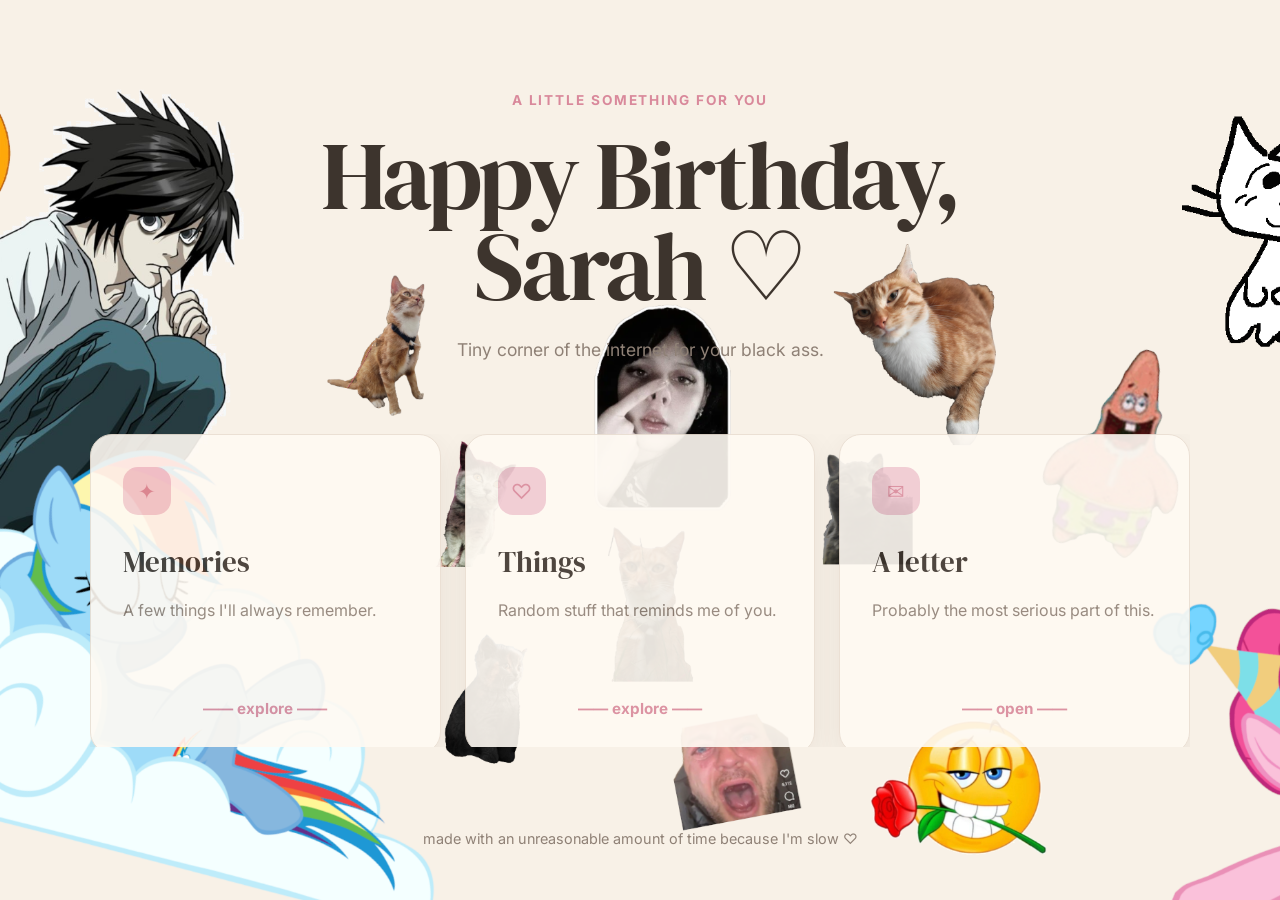
<file: index.html>
<!DOCTYPE html>
<html lang="en">
<head>
    <meta charset="UTF-8">
    <meta name="viewport" content="width=device-width, initial-scale=1.0">
    <title>LittleSpecialShit &lt;3</title>
    <link rel="stylesheet" href="styles.css">
</head>

<body>
    <main class="page">
        <section class="hero">
            <p class="eyebrow">a little something for you</p>
            <h1>Happy Birthday, Sarah ♡</h1>
            <p class="subtitle">
                Tiny corner of the internet for your black ass.
            </p>
        </section>
        <section class="cards">
            <a class="card" href="memories.html">
                <span class="card-icon">✦</span>
                <h2>Memories</h2>
                <p>
                    A few things I'll always remember.
                </p>
                <span class="card-link">
                    —— explore ——
                </span>
            </a>
            <a class="card" href="things.html">
                <span class="card-icon">♡</span>
                <h2>Things</h2>
                <p>
                    Random stuff that reminds me of you.
                </p>
                <span class="card-link">
                    —— explore ——
                </span>
            </a>
            <a class="card" href="letter.html">
                <span class="card-icon">✉</span>

                <h2>A letter</h2>
                <p>
                    Probably the most serious part of this.
                </p>
                <span class="card-link">
                    —— open ——
                </span>
            </a>
        </section>
        <footer class="footer">
            <p>
                made with an unreasonable amount of time because I'm slow ♡
            </p>
        </footer>
    </main>
</body>
</html>
</file>
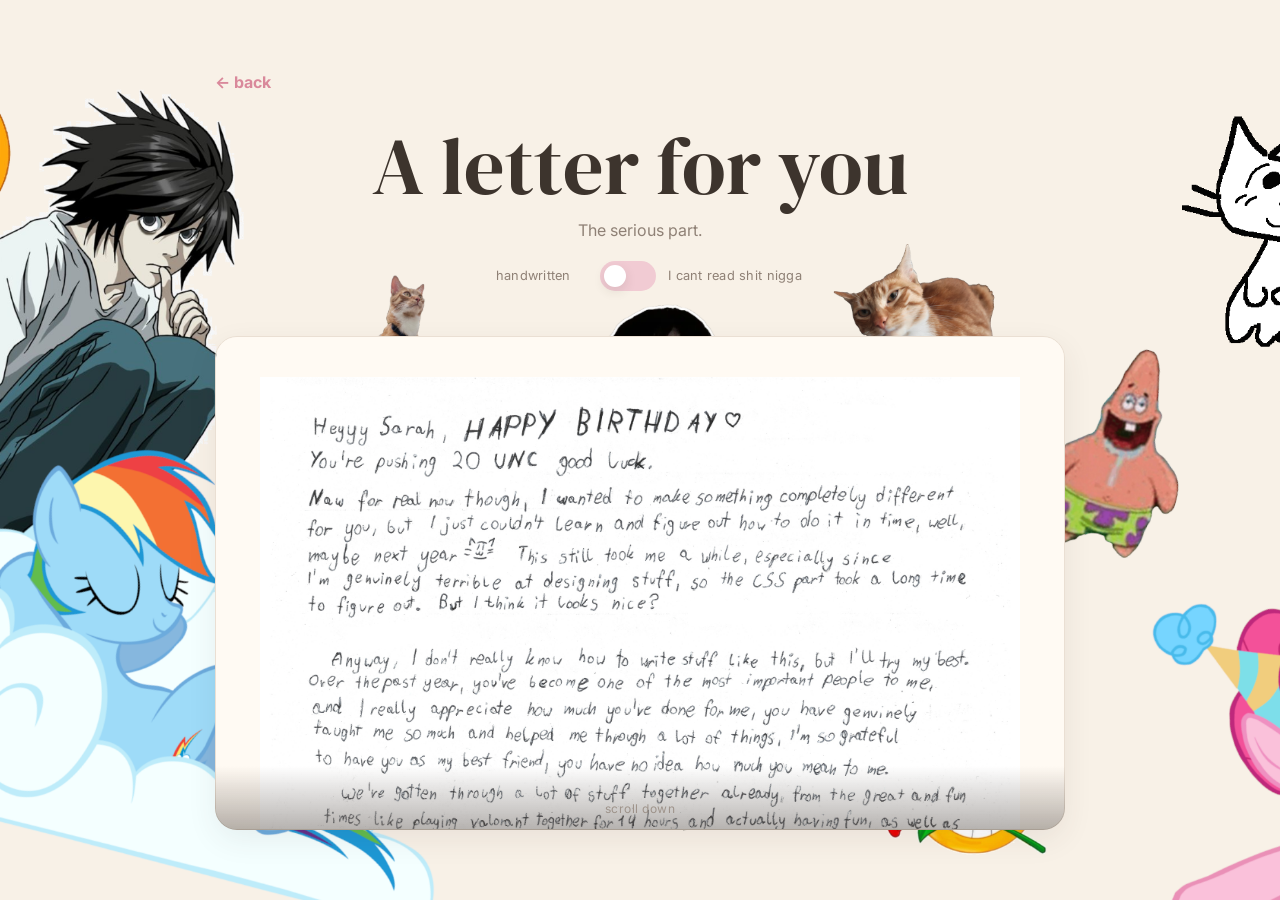
<file: letter.html>
<!DOCTYPE html>
<html lang="en">
<head>
    <meta charset="UTF-8">
    <meta name="viewport" content="width=device-width, initial-scale=1.0">
    <title>A Letter ♡</title>
    <link rel="stylesheet" href="styles.css">
</head>

<body>

    <main class="inner-page">

        <a class="back-link" href="index.html">
            ← back
        </a>


        <header class="page-header">
            <h1>A letter for you</h1>

            <p>
                The serious part.
            </p>

            <div class="letter-toggle-wrap" aria-label="Letter display mode toggle">
                <span class="toggle-label">handwritten</span>
                <label class="switch" for="letter-variant">
                    <input type="checkbox" id="letter-variant">
                    <span class="slider"></span>
                </label>
                <span class="toggle-label">I cant read shit nigga</span>
            </div>
        </header>


        <div class="content-card-wrap" id="letter-view">
            <section class="content-card letter" id="nonhandwritten">

                <p>Heyyyy Sarah,</p>
                <p>HAPPY BIRTHDAYYYY ❤️</p>

                <p>YOU'RE PUSHING 20 UNC GOOD LUCK. </p>
                
                <p>Naw for real now though, I wanted to make something completely different for you, but I just couldn't learn and figure out how to do it in time, well, maybe next year !! This still took me a while, especially since I'm genuinely terrible at designing stuff, so the CSS part took a long time to figure out. But I think it looks nice? </p>
                
                <p>Anyway, I don't really know how to write stuff like this, but I'll try my best. Over the past year, you've become one of the most important people to me, and I really appreciate how much you've done for me, you've genuinely taught me so much and helped me through a lot of things, I'm so grateful to have you as my best friend, you have no idea how much you mean to me. </p>
                
                <p>We've gotten through a lot of stuff together already, from the great and fun times like playing valorant together for 14 hours and actually having fun, as well as some pretty shitty times like when you called me at night and cried on the phone. I'm pretty confident we'll stay friends for many more years, if not forever. I'll definitely come see you eventually, especially since I'm going to work next year so I'll actually be able to 🙄.</p>
                
                <p>I'll genuinely forever be thankful that we met and that I can call you my friend. I don't mind when you isolate yourself when your depression gets worse, I don't mind your flaws and sins, I don't even mind when things get difficult between us sometimes. You're still you, and you're still someone I seriously care about, and I hope you never feel like you have to be perfect around me. </p>
                
                <p>I hope you know that you don't have to do anything special for me to appreciate you. I'm just happy that you're here, and that somehow, out of all the people in the world, we ended up meeting each other.</p>
                
                <p>So yeah, that's probably enough emotional bullshit from me before I embarrass myself any further.</p>
                
                <p>Happy birthday, Sarah. ❤️ I hope 19 treats you well, and I hope you have the best birthday, because that's what you deserve.</p>
                
                <p>I'm really glad you're my best friend.</p>
                
            <p class="signature">
                Adrian.
            </p>

            </section>
            <section class="content-card letter" id="handwritten">
                <img src="letter.jpg" alt="letter" width="760px">
            </section>
            <span class="scroll-hint" aria-hidden="true">scroll down</span>
        </div>

    </main>

    <script src="scroll-shadow.js"></script>
</body>
</html>
</file>
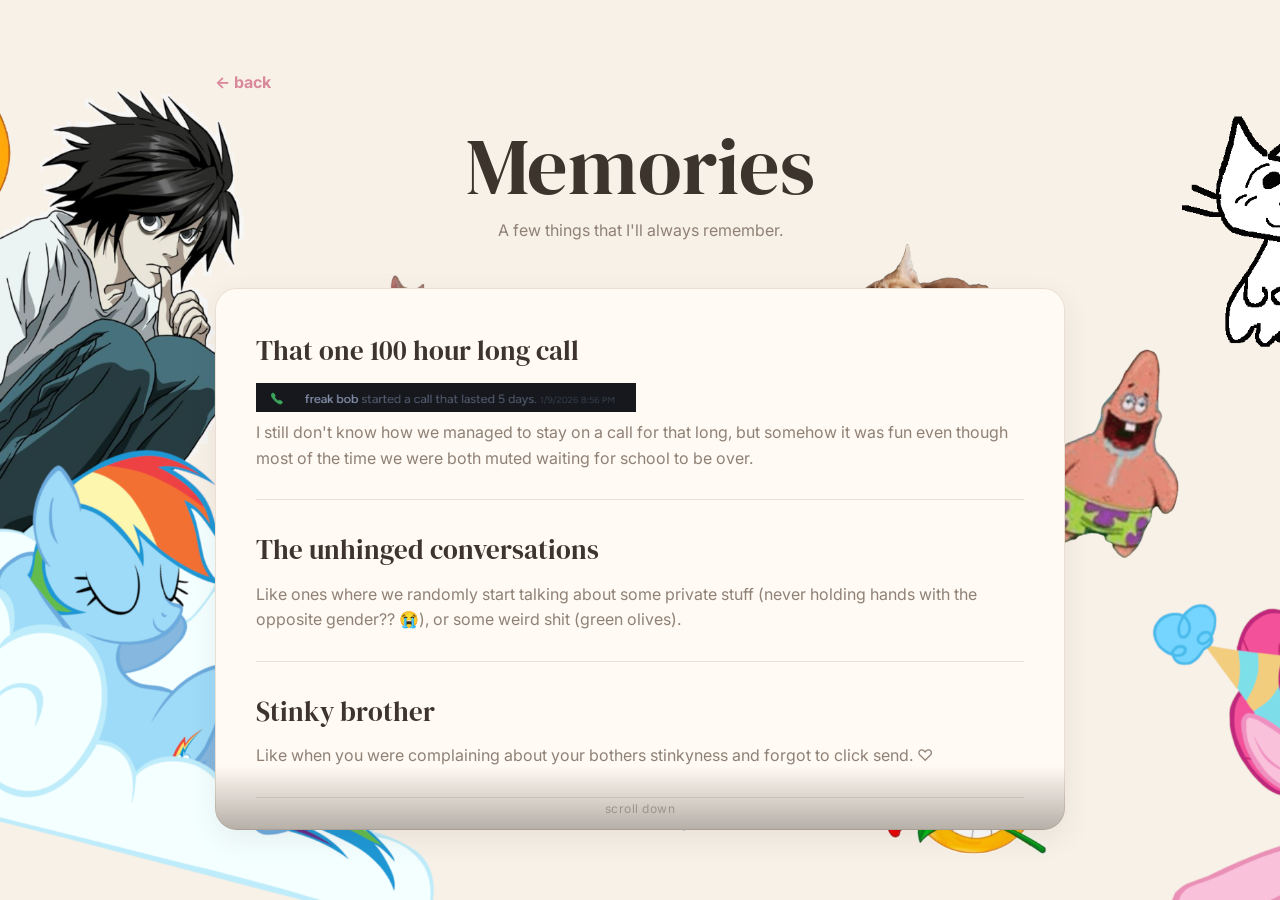
<file: memories.html>
<!DOCTYPE html>
<html lang="en">
<head>
    <meta charset="UTF-8">
    <meta name="viewport" content="width=device-width, initial-scale=1.0">
    <title>Memories ♡</title>
    <link rel="stylesheet" href="styles.css">
</head>
<body>
    <main class="inner-page">
        <a class="back-link" href="index.html">
            ← back
        </a>
        <header class="page-header">
            <h1>Memories</h1>
            <p>
                A few things that I'll always remember.
            </p>
        </header>
        <div class="content-card-wrap">
            <section class="content-card">
            <article class="memory">
                <h2>That one 100 hour long call</h2>
                <p>
                    <img src="fivedays.png" alt="fivedays" width="380px"><br>
                    I still don't know how we managed to stay on a
                    call for that long, but somehow it was fun even though most of the time we were both muted waiting for school to be over. 
                </p>
            </article>
            <article class="memory">
                <h2>The unhinged conversations</h2>
                <p>
                    Like ones where we randomly start talking about some private stuff (never holding hands with the opposite gender?? 😭), or some weird shit (green olives).
                </p>
            </article>
            <article class="memory">
                <h2>Stinky brother</h2>
                <p>
                    Like when you were complaining about your bothers stinkyness and forgot to click send. ♡
                </p>
            </article>
            <article class="memory">
                <h2>The 14 Hour Valorant Session</h2>
                <p>
                    The first time we actually played valorant together as a duo. I don't know how we managed to play for so long but it was fun.
                </p>
            </article>
            <article class="memory">
                <h2>When you were teaching me chemistry</h2>
                <p>
                    I still failed the test because it was waaay more complicated than what we were doing, and what we went over wasn't even enough. BUT I enjoyed that time and I actually remembered everything you taught me. 
                </p>
            </article>
            <article class="memory">
                <h2>The first time we actually talked</h2>
                <p>
                    As you already know, I <b>HATE</b> people, but the first time we spoke to each other, I somehow knew you're a good person and that I want to be friends with you.
                </p>
            </article>
            </section>
            <span class="scroll-hint" aria-hidden="true">scroll down</span>
        </div>

    </main>

    <script src="scroll-shadow.js"></script>
</body>
</html>
</file>
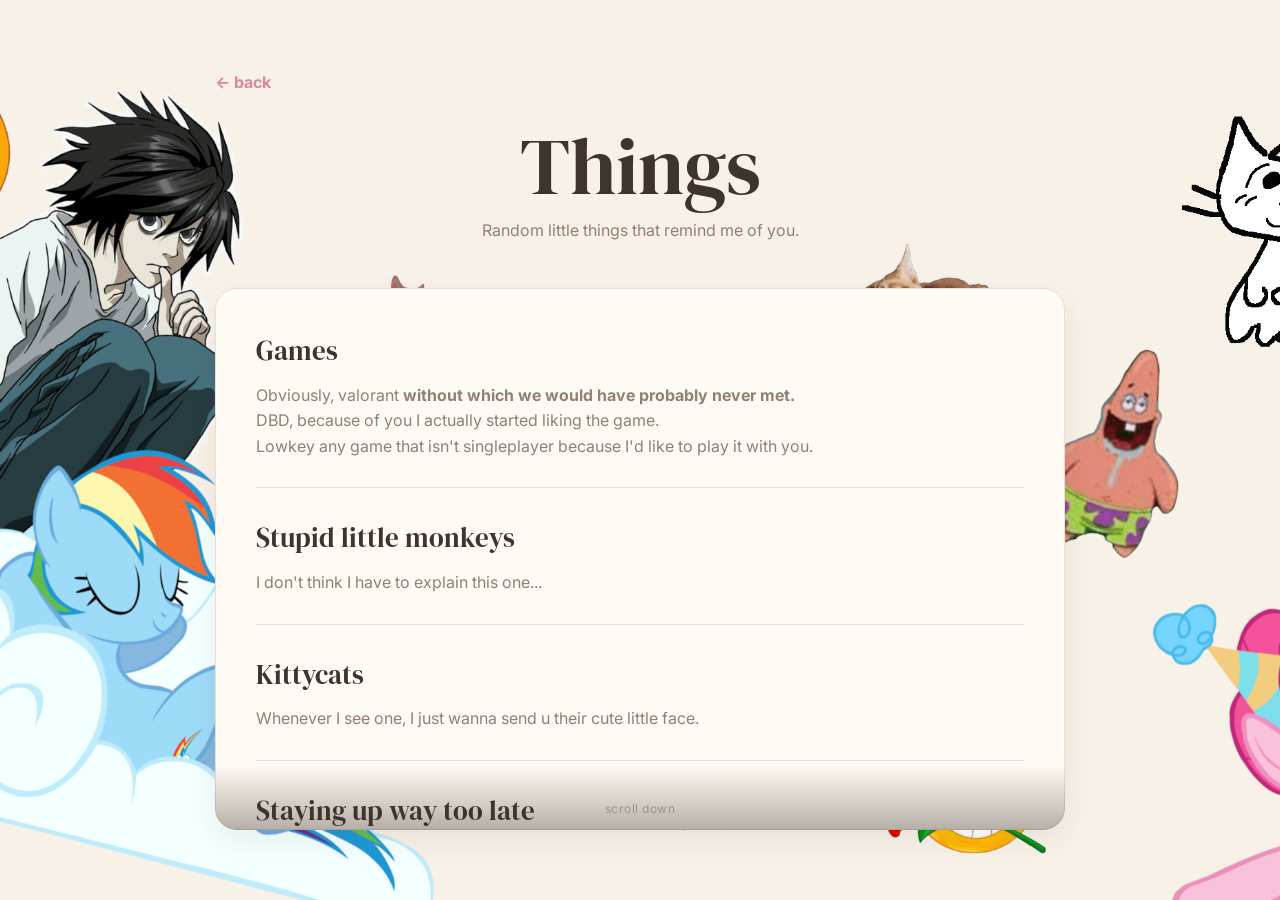
<file: things.html>
<!DOCTYPE html>
<html lang="en">
<head>
    <meta charset="UTF-8">
    <meta name="viewport" content="width=device-width, initial-scale=1.0">
    <title>Things ♡</title>
    <link rel="stylesheet" href="styles.css">
</head>
<body>
    <main class="inner-page">
        <a class="back-link" href="index.html">
            ← back
        </a>
        <header class="page-header">
            <h1>Things</h1>
            <p>
                Random little things that remind me of you.
            </p>
        </header>
        <div class="content-card-wrap">
            <section class="content-card">

            <article class="memory">
                <h2>Games</h2>
                <p>
                    Obviously, valorant <b>without which we would have probably never met.</b> <br>DBD, because of you I actually started liking the game. <br> Lowkey any game that isn't singleplayer because I'd like to play it with you.
                </p>
            </article>
            <article class="memory">
                <h2>Stupid little monkeys</h2>
                <p>
                    I don't think I have to explain this one...
                </p>
            </article>
            <article class="memory">
                <h2>Kittycats</h2>
                <p>
                    Whenever I see one, I just wanna send u their cute little face.
                </p>
            </article>
            <article class="memory">
                <h2>Staying up way too late</h2>
                <p>
                    I feel like the most fun I've had staying up was with you, 
                    <br>so whenever I stay up late you're in the back of my head.
                </p>
            </article>
            <article class="memory">
                <h2>Figs and banana juice</h2>
                <p>They were your favourites when we met so of course I remember those and think of u when I see them.</p>
            </article>
            <article class="memory">
                <h2>My little pony</h2>
                <p>I've always liked My little pony, but now there's another reason for it, since my brain associated you with it.</p>
            </article>
            <article class="memory">
                <h2>Monsters</h2>
                <p>I genuinely started drinking those mostly because you were drinking them so much sooo, that's kinda on you.</p>
            </article>
            
            <article class="memory">
                <h2><img src="sixseven.png" alt="sixseven" width="84px"></h2>
                <p>Enough said.</p>
            </article>
            <article class="memory">
                <h2>GAY PEOPLE</h2>
                <p>BECAUSE YOU'RE GAY. Sorry I don't know what's gotten into me.</p>
            </article>
            <article class="memory">
                <h2>BLACK PEOPLE</h2>
                <p>BECAUSE YOU'RE BLACK. OH MY GOSH I'M SO SORRY, I REALLY DON'T KNOW WHAT'S HAPPENING TO ME</p>
            </article>
            <article class="memory">
                <h2>Italia pizza pasta porco dio</h2>
                <p>Nella mia mente, l'Italia è associata a te. Prima, quando sentivo nominare l'Italia, la prima cosa a cui pensavo era la pizza. Ora invece penso a te, piccola scimmietta gay.</p>
            </article>
            <article class="memory">
                <h2>Many more</h2>
                <p>I could genuinely keep thinking of stuff, but this list would end up with like 100 things and I don't want to steal that much of your time on your birthday yk ♡</p>
            </article>
            </section>
            <span class="scroll-hint" aria-hidden="true">scroll down</span>
        </div>

    </main>

    <script src="scroll-shadow.js"></script>
</body>
</html>
</file>
<file: styles.css>
@import url('https://fonts.googleapis.com/css2?family=DM+Serif+Display&family=Inter:wght@400;500;600;700&display=swap');


:root {
    --bg: #f8f1e7;
    --surface: #fffaf3;

    --text: #3d342d;
    --muted: #8f8176;

    --accent: #d9899b;
    --accent-soft: #f1cbd3;

    --border: #eadfd3;

    --radius: 22px;

    --shadow:
        0 10px 30px rgba(61, 52, 45, 0.08);

    --shadow-hover:
        0 18px 40px rgba(61, 52, 45, 0.13);

    --font-display: "DM Serif Display", serif;
    --font-body: "Inter", sans-serif;
}


/* ---------- RESET ---------- */

* {
    box-sizing: border-box;
    margin: 0;
    padding: 0;
}


/* ---------- BODY ---------- */

body {
    min-height: 100vh;

    overflow: hidden;

    background:
        radial-gradient(
            circle at top left,
            rgba(241, 203, 211, 0.35),
            transparent 30%
        ),
        var(--bg);

    color: var(--text);
    background-image: url(bg.png);
    background-position: center;
    background-repeat: no-repeat;
    background-size: cover;
    font-family: var(--font-body);

    line-height: 1.6;
}

img {
    z-index: -1;
}
/* ---------- MAIN PAGE ---------- */

.page {
    display: flex;
    flex-direction: column;

    height: 100vh;

    width: min(1100px, calc(100% - 40px));

    margin: 0 auto;

    padding: 90px 0 50px;
}


/* ---------- HERO ---------- */

.hero {
    max-width: 750px;

    margin: 0 auto 70px;

    text-align: center;
}


.eyebrow {
    margin-bottom: 18px;

    color: var(--accent);

    font-size: 0.85rem;

    font-weight: 700;

    letter-spacing: 0.14em;

    text-transform: uppercase;
}


.hero h1 {
    margin-bottom: 24px;

    font-family: var(--font-display);

    font-size: clamp(3rem, 8vw, 6rem);

    font-weight: 400;

    line-height: 0.95;

    letter-spacing: -0.03em;
}


.subtitle {
    max-width: 600px;

    margin: 0 auto;

    color: var(--muted);

    font-size: 1.1rem;
}


/* ---------- CARDS ---------- */

.cards {
    display: grid;

    min-height: 0;

    overflow-y: auto;

    grid-template-columns: repeat(3, 1fr);

    gap: 24px;
}


.card {
    display: flex;

    flex-direction: column;

    min-height: 320px;

    padding: 32px;

    background: var(--surface);

    border: 1px solid var(--border);

    border-radius: var(--radius);

    box-shadow: var(--shadow);

    color: inherit;

    text-decoration: none;
    opacity: 90%;

    transition:
        transform 180ms ease,
        box-shadow 180ms ease;
}


.card:hover {
    transform: translateY(-7px);

    box-shadow: var(--shadow-hover);
}


.card-icon {
    display: inline-flex;

    align-items: center;
    justify-content: center;

    width: 48px;
    height: 48px;

    margin-bottom: 24px;

    border-radius: 15px;

    background: var(--accent-soft);

    color: var(--accent);

    font-size: 1.3rem;
}


.card h2 {
    margin-bottom: 12px;

    font-family: var(--font-display);

    font-size: 1.8rem;

    font-weight: 400;
}


.card p {
    color: var(--muted);

    line-height: 1.7;
}


.card-link {
    margin-top: auto;

    text-align: center;

    padding-top: 24px;

    color: var(--accent);

    font-size: 0.95rem;

    font-weight: 700;
}


/* ---------- INNER PAGES ---------- */

.inner-page {
    display: flex;
    flex-direction: column;

    height: 100vh;

    width: min(850px, calc(100% - 40px));

    margin: 0 auto;

    padding: 70px 0;
}


.page-header {
    margin-bottom: 45px;

    text-align: center;
}


.page-header h1 {
    margin-bottom: 12px;

    font-family: var(--font-display);

    font-size: clamp(3rem, 7vw, 5rem);

    font-weight: 400;

    line-height: 1;
}


.page-header p {
    color: var(--muted);
}


.letter-toggle-wrap {
    display: inline-flex;
    align-items: center;
    justify-content: center;
    gap: 12px;
    margin-top: 18px;
    color: var(--muted);
    font-size: 0.8rem;
    letter-spacing: 0.02em;
}

.toggle-label {
    display: inline-block;
    min-width: 110px;
    text-align: center;
}

.switch {
    position: relative;
    display: inline-block;
    width: 56px;
    height: 30px;
    flex-shrink: 0;
}

.switch input {
    opacity: 0;
    width: 0;
    height: 0;
}

.slider {
    position: absolute;
    inset: 0;
    background: var(--accent-soft);
    border-radius: 999px;
    cursor: pointer;
    transition: background 180ms ease;
}

.slider::before {
    content: "";
    position: absolute;
    height: 22px;
    width: 22px;
    left: 4px;
    top: 4px;
    background: white;
    border-radius: 50%;
    box-shadow: 0 4px 12px rgba(61, 52, 45, 0.12);
    transition: transform 180ms ease;
}

.switch input:checked + .slider {
    background: var(--accent);
}

.switch input:checked + .slider::before {
    transform: translateX(26px);
}

.content-card {
    position: relative;
    z-index: 0;

    min-height: 0;

    overflow-y: auto;

    padding: 40px;

    background: var(--surface);

    border: 1px solid var(--border);

    border-radius: var(--radius);

    box-shadow: var(--shadow);

    transition: box-shadow 220ms ease;
}


.content-card-wrap {
    position: relative;
    isolation: isolate;

    min-height: 0;

    flex: 1;
}

.content-card-wrap::after {
    content: "";
    position: absolute;
    left: 0;
    right: 0;
    bottom: 0;
    height: 64px;
    border-radius: 0 0 var(--radius) var(--radius);
    background: linear-gradient(
        to top,
        rgba(61, 52, 45, 0.38),
        rgba(61, 52, 45, 0)
    );
    opacity: 0;
    pointer-events: none;
    z-index: 1;
    transition: opacity 220ms ease;
}

.content-card-wrap .content-card {
    height: 100%;
}


.scroll-hint {
    position: absolute;

    bottom: 12px;
    left: 50%;

    color: var(--muted);

    font-size: 0.75rem;

    letter-spacing: 0.04em;

    opacity: 0;

    pointer-events: none;

    text-transform: lowercase;

    transform: translateX(-50%);
    z-index: 2;

    transition: opacity 220ms ease;
}


.content-card-wrap.can-scroll-down::after {
    opacity: 1;
}


.scroll-hint.visible {
    opacity: 0.75;
}


.memory {
    padding: 28px 0;

    border-bottom: 1px solid var(--border);
}


.memory:first-child {
    padding-top: 0;
}


.memory:last-child {
    padding-bottom: 0;

    border-bottom: none;
}


.memory h2 {
    margin-bottom: 10px;

    font-family: var(--font-display);

    font-size: 1.7rem;

    font-weight: 400;
}


.memory p {
    color: var(--muted);
}


/* ---------- BUTTONS / LINKS ---------- */

.back-link {
    display: inline-block;

    margin-bottom: 30px;

    color: var(--accent);

    font-weight: 700;

    text-decoration: none;
}


.back-link:hover {
    text-decoration: underline;
}


/* ---------- LETTER ---------- */

.letter {
    font-family: var(--font-display);

    font-size: 1.2rem;

    line-height: 1.9;
}


.letter p {
    margin-bottom: 22px;
}


.letter img {
    display: block;
    width: 100%;
    max-width: 760px;
    height: auto;
    margin: 0 auto;
}


.signature {
    margin-top: 35px;

    color: var(--accent);

    font-size: 1.5rem;
}


/* ---------- FOOTER ---------- */

.footer {
    margin-top: 80px;

    text-align: center;

    color: var(--muted);

    font-size: 0.9rem;
}


/* ---------- MOBILE ---------- */

@media (max-width: 800px) {

    .page {
        padding-top: 55px;
    }


    .cards {
        grid-template-columns: 1fr;
    }


    .card {
        min-height: auto;
    }


    .inner-page {
        padding-top: 40px;
    }


    .content-card {
        padding: 28px;
    }

}/* ---------- PRETTY SCROLLBARS ---------- */

.cards::-webkit-scrollbar,
.content-card::-webkit-scrollbar {
    width: 10px;
}

.cards::-webkit-scrollbar-track,
.content-card::-webkit-scrollbar-track {
    background: transparent;
}

.cards::-webkit-scrollbar-thumb,
.content-card::-webkit-scrollbar-thumb {
    background: var(--accent-soft);
    border: 2px solid transparent;
    border-radius: 999px;
    background-clip: padding-box;

    transition: background 180ms ease;
}

.cards::-webkit-scrollbar-thumb:hover,
.content-card::-webkit-scrollbar-thumb:hover {
    background: var(--accent);
    border: 2px solid transparent;
    background-clip: padding-box;
}


/* Firefox */

.cards,
.content-card {
    scrollbar-width: thin;
    scrollbar-color: var(--accent-soft) transparent;
}
</file>
